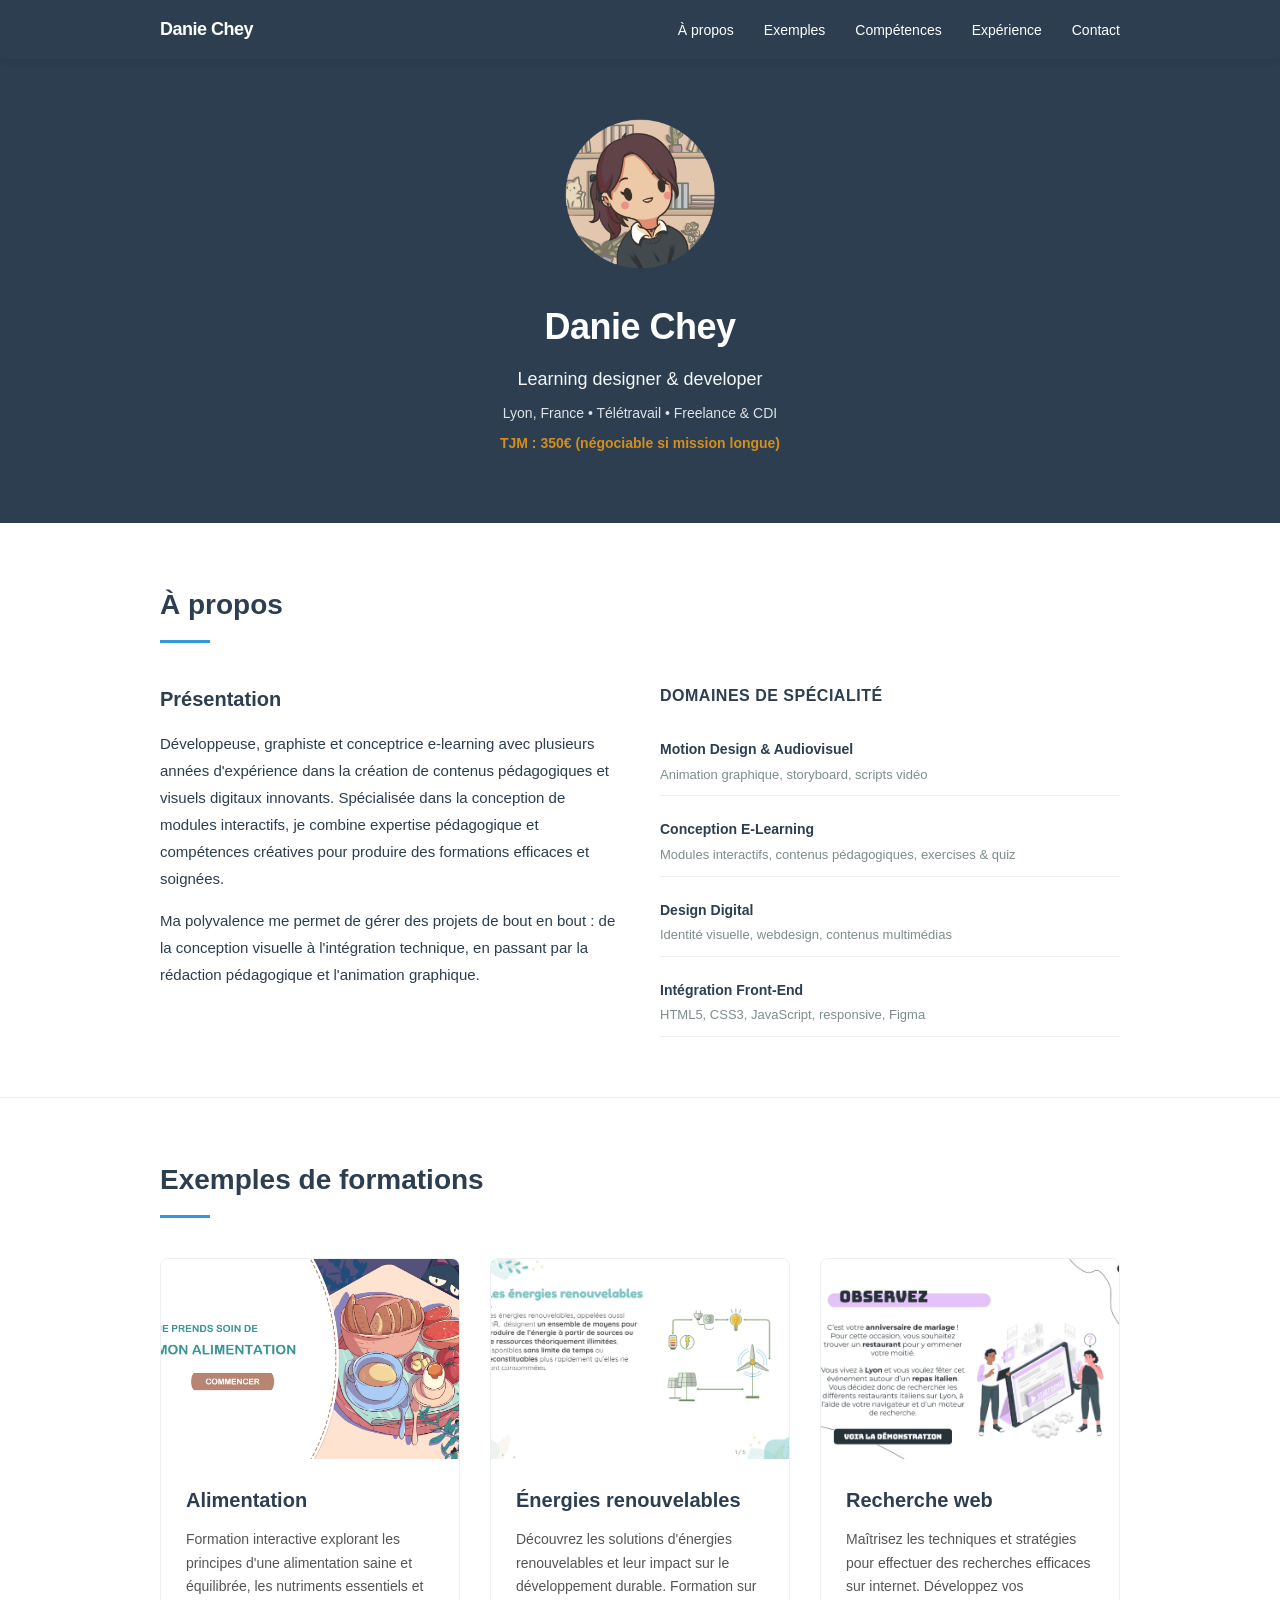
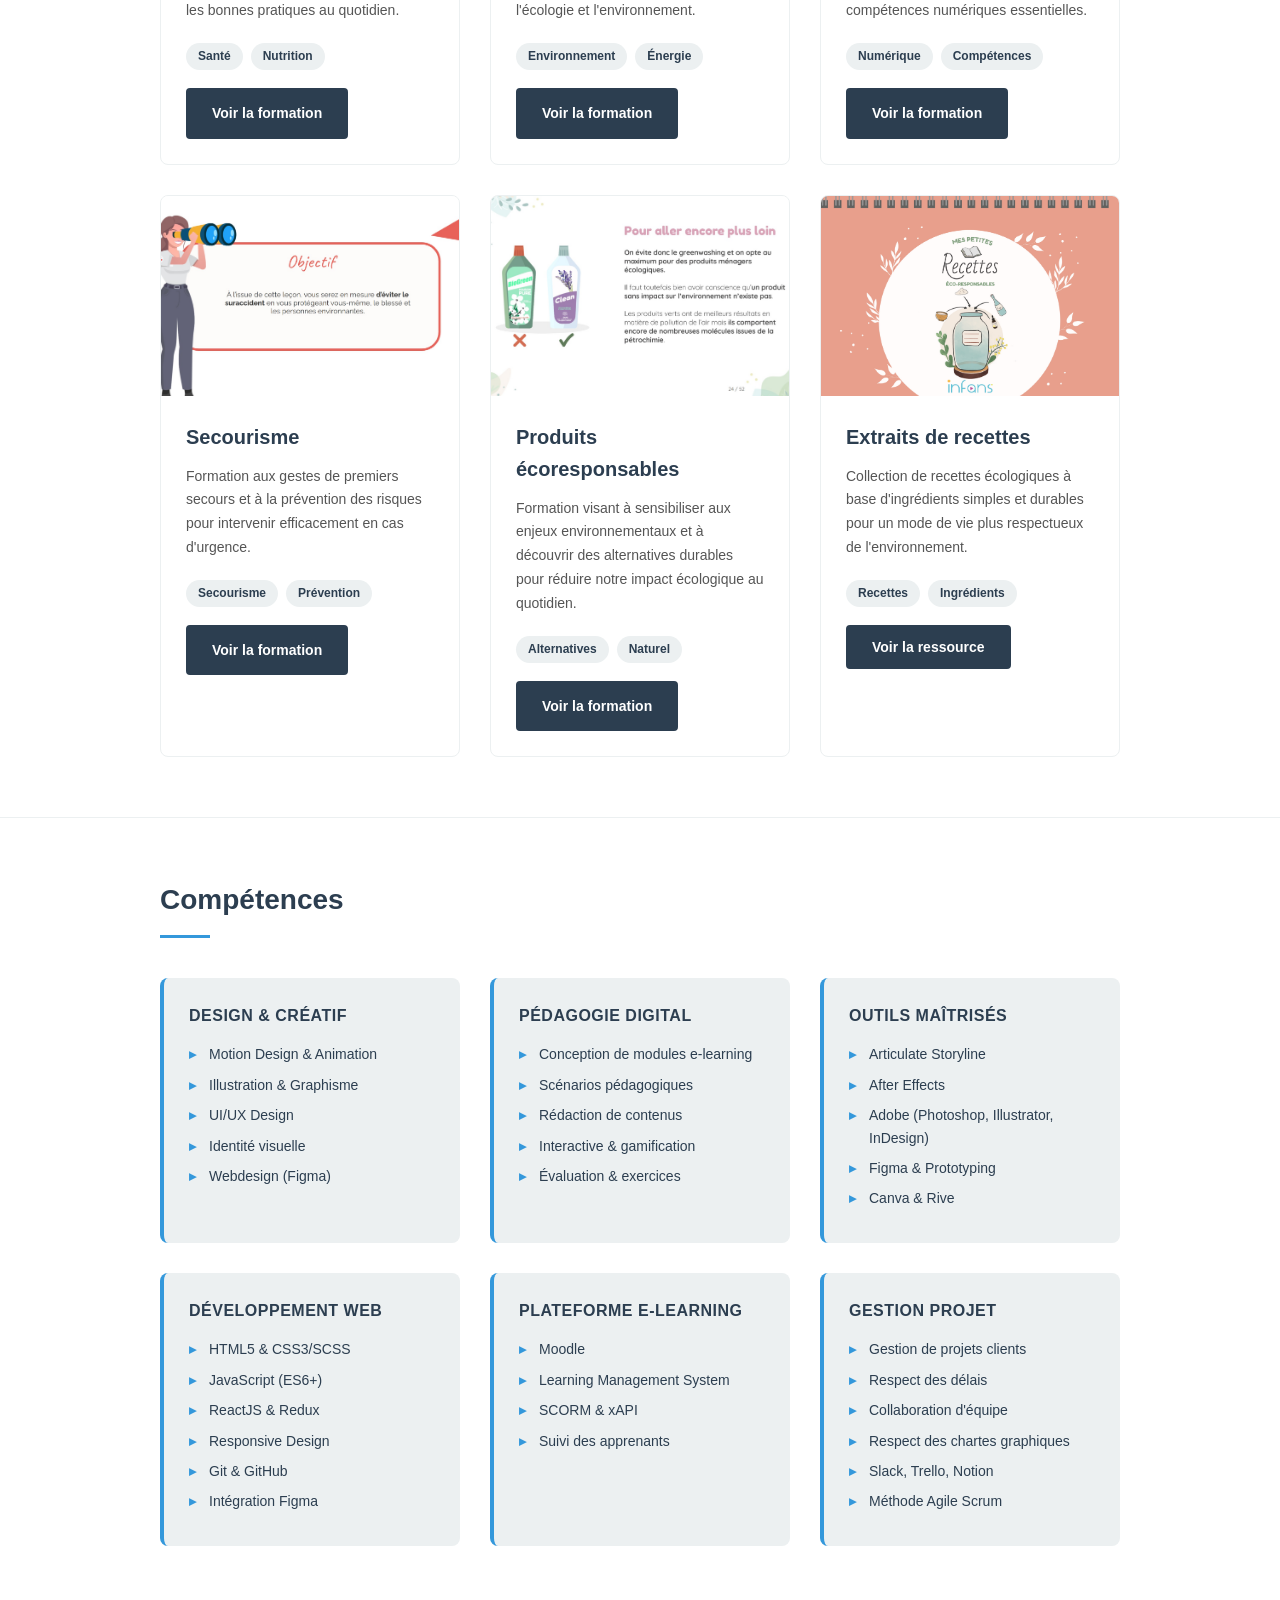
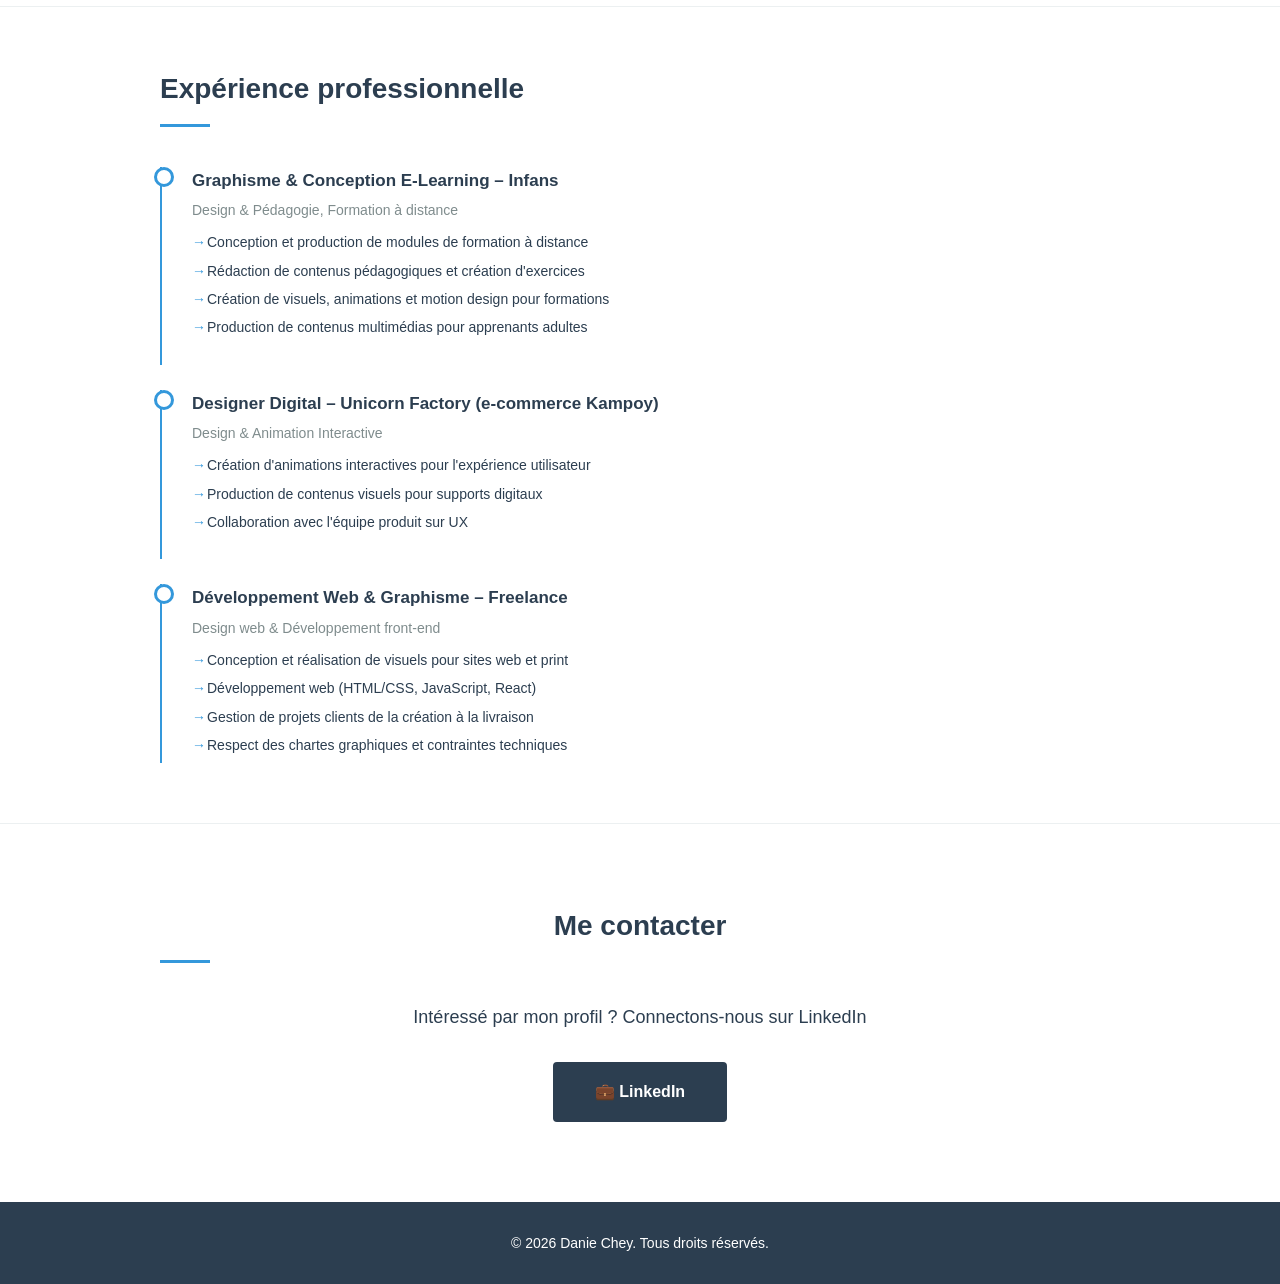
<file: index.html>
<!DOCTYPE html>
<html lang="fr">
<head>
  <meta charset="UTF-8">
  <meta name="viewport" content="width=device-width, initial-scale=1.0">
  <title>Danie Chey - Learning designer & developer</title>
  <link rel="icon" type="image/webp" href="assets/logo-portfolio-danie-chey.webp">
  <link rel="stylesheet" href="index.css">
</head>
<body>
  <!-- Navigation -->
  <nav class="navbar">
    <div class="container">
      <a href="#" class="logo">Danie Chey</a>
      <ul class="nav-links">
        <li><a href="#about">À propos</a></li>
        <li><a href="#formations">Exemples</a></li>
        <li><a href="#skills">Compétences</a></li>
        <li><a href="#experience">Expérience</a></li>
        <li><a href="#contact">Contact</a></li>
      </ul>
    </div>
  </nav>

  <!-- Header -->
  <header>
    <div class="container">
      <img src="assets/photo.png" alt="Danie Chey">
      <h1>Danie Chey</h1>
      <p>Learning designer & developer</p>
      <p class="location">Lyon, France • Télétravail • Freelance & CDI</p>
      <p class="tjm">TJM : 350€ (négociable si mission longue)</p>
    </div>
  </header>

  <!-- À propos -->
  <section id="about">
    <div class="container">
      <h2>À propos</h2>
      <div class="about-content">
        <div class="about-text">
          <h3>Présentation</h3>
          <p>Développeuse, graphiste et conceptrice e-learning avec plusieurs années d'expérience dans la création de contenus pédagogiques et visuels digitaux innovants. Spécialisée dans la conception de modules interactifs, je combine expertise pédagogique et compétences créatives pour produire des formations efficaces et soignées.</p>
          <p>Ma polyvalence me permet de gérer des projets de bout en bout : de la conception visuelle à l'intégration technique, en passant par la rédaction pédagogique et l'animation graphique.</p>
        </div>
        <div>
          <h3 style="font-size: 16px; text-transform: uppercase; letter-spacing: 0.5px; margin-bottom: 20px;">Domaines de spécialité</h3>
          <div class="expertise-grid">
            <div class="expertise-item">
              <strong>Motion Design & Audiovisuel</strong>
              <p>Animation graphique, storyboard, scripts vidéo</p>
            </div>
            <div class="expertise-item">
              <strong>Conception E-Learning</strong>
              <p>Modules interactifs, contenus pédagogiques, exercises & quiz</p>
            </div>
            <div class="expertise-item">
              <strong>Design Digital</strong>
              <p>Identité visuelle, webdesign, contenus multimédias</p>
            </div>
            <div class="expertise-item">
              <strong>Intégration Front-End</strong>
              <p>HTML5, CSS3, JavaScript, responsive, Figma</p>
            </div>
          </div>
        </div>
      </div>
    </div>
  </section>

  <!-- Exemples de formations -->
  <section id="formations">
    <div class="container">
      <h2>Exemples de formations</h2>
      <div class="formations-grid">
        <!-- Formation 1 -->
        <div class="formation-card">
          <div class="formation-header"><img src="assets/alimentation.jpg" alt="Alimentation"></div>
          <div class="formation-body">
            <h3>Alimentation</h3>
            <p>Formation interactive explorant les principes d'une alimentation saine et équilibrée, les nutriments essentiels et les bonnes pratiques au quotidien.</p>
            <div class="formation-tags">
              <span class="tag">Santé</span>
              <span class="tag">Nutrition</span>
            </div>
            <a href="soin alimentation danie chey export web/story.html" target="_blank" class="btn-view">Voir la formation</a>
          </div>
        </div>

        <!-- Formation 2 -->
        <div class="formation-card">
          <div class="formation-header"><img src="assets/ecologie.jpg" alt="Énergies renouvelables"></div>
          <div class="formation-body">
            <h3>Énergies renouvelables</h3>
            <p>Découvrez les solutions d'énergies renouvelables et leur impact sur le développement durable. Formation sur l'écologie et l'environnement.</p>
            <div class="formation-tags">
              <span class="tag">Environnement</span>
              <span class="tag">Énergie</span>
            </div>
            <a href="https://learn-in.fr/_SiteInfans/_ExtraitsFormations/MIPPER/Extrait_EnergiesRenouvelables/story.html?username=guest" target="_blank" class="btn-view">Voir la formation</a>
          </div>
        </div>

        <!-- Formation 3 -->
        <div class="formation-card">
          <div class="formation-header"><img src="assets/rechercheweb.jpg" alt="Recherche web"></div>
          <div class="formation-body">
            <h3>Recherche web</h3>
            <p>Maîtrisez les techniques et stratégies pour effectuer des recherches efficaces sur internet. Développez vos compétences numériques essentielles.</p>
            <div class="formation-tags">
              <span class="tag">Numérique</span>
              <span class="tag">Compétences</span>
            </div>
            <a href="https://learn-in.fr/_SiteInfans/_ExtraitsFormations/PIX/Extrait_EffectuerUneRechercheInternet/story.html?username=guest" target="_blank" class="btn-view">Voir la formation</a>
          </div>
        </div>

        <!-- Formation 4 -->
        <div class="formation-card">
          <div class="formation-header"><img src="assets/secourisme.jpg" alt="Secourisme"></div>
          <div class="formation-body">
            <h3>Secourisme</h3>
            <p>Formation aux gestes de premiers secours et à la prévention des risques pour intervenir efficacement en cas d'urgence.</p>
            <div class="formation-tags">
              <span class="tag">Secourisme</span>
              <span class="tag">Prévention</span>
            </div>
            <a href="https://learn-in.fr/_ContenusDeFormation/428_Secourisme/_Lecons/01_Protection/story.html?username=guest" target="_blank" class="btn-view">Voir la formation</a>
          </div>
        </div>

        <!-- Formation 5 -->
        <div class="formation-card">
          <div class="formation-header"><img src="assets/ecoresponsable.jpg" alt="Produits écoresponsables"></div>
          <div class="formation-body">
            <h3>Produits écoresponsables</h3>
            <p>Formation visant à sensibiliser aux enjeux environnementaux et à découvrir des alternatives durables pour réduire notre impact écologique au quotidien.</p>
            <div class="formation-tags">
              <span class="tag">Alternatives</span>
              <span class="tag">Naturel</span>
            </div>
            <a href="https://learn-in.fr/_ContenusDeFormation/430-FabricationProduitsEco/_Lecons/04_AlternativesEco/story.html?username=guest" target="_blank" class="btn-view">Voir la formation</a>
          </div>
        </div>

        <!-- Ressources -->
        <div class="formation-card">
          <div class="formation-header"><img src="assets/doc-ecoresponsable/recettes_page-0001.jpg" alt="Recettes naturelles"></div>
          <div class="formation-body">
            <h3>Extraits de recettes</h3>
            <p>Collection de recettes écologiques à base d'ingrédients simples et durables pour un mode de vie plus respectueux de l'environnement.</p>
            <div class="formation-tags">
              <span class="tag">Recettes</span>
              <span class="tag">Ingrédients</span>
            </div>
            <button class="btn-view" onclick="openModal('recettesModal')">Voir la ressource</button>
          </div>
        </div>
      </div>
    </div>
  </section>

  <!-- Modal Carousel -->
  <div id="recettesModal" class="modal">
    <span class="close-modal" onclick="closeModal('recettesModal')">&times;</span>
    <div class="modal-content">
      <div class="carousel">
        <img class="carousel-image" src="assets/doc-ecoresponsable/recettes_page-0001.jpg" alt="Recette 1">
        <img class="carousel-image" src="assets/doc-ecoresponsable/recettes_page-0002.jpg" alt="Recette 2">
        <img class="carousel-image" src="assets/doc-ecoresponsable/recettes_page-0003.jpg" alt="Recette 3">
        <img class="carousel-image" src="assets/doc-ecoresponsable/recettes_page-0004.jpg" alt="Recette 4">
        <img class="carousel-image" src="assets/doc-ecoresponsable/recettes_page-0005.jpg" alt="Recette 5">
        <a class="prev" onclick="changeSlide('recettesModal', -1)">&#10094;</a>
        <a class="next" onclick="changeSlide('recettesModal', 1)">&#10095;</a>
      </div>
    </div>
  </div>

  <!-- Compétences -->
  <section id="skills">
    <div class="container">
      <h2>Compétences</h2>
      <div class="skills-section">
        <div class="skill-category">
          <h3>Design & Créatif</h3>
          <ul>
            <li>Motion Design & Animation</li>
            <li>Illustration & Graphisme</li>
            <li>UI/UX Design</li>
            <li>Identité visuelle</li>
            <li>Webdesign (Figma)</li>
          </ul>
        </div>

        <div class="skill-category">
          <h3>Pédagogie Digital</h3>
          <ul>
            <li>Conception de modules e-learning</li>
            <li>Scénarios pédagogiques</li>
            <li>Rédaction de contenus</li>
            <li>Interactive & gamification</li>
            <li>Évaluation & exercices</li>
          </ul>
        </div>

        <div class="skill-category">
          <h3>Outils Maîtrisés</h3>
          <ul>
            <li>Articulate Storyline</li>
            <li>After Effects</li>
            <li>Adobe (Photoshop, Illustrator, InDesign)</li>
            <li>Figma & Prototyping</li>
            <li>Canva & Rive</li>
          </ul>
        </div>

        <div class="skill-category">
          <h3>Développement Web</h3>
          <ul>
            <li>HTML5 & CSS3/SCSS</li>
            <li>JavaScript (ES6+)</li>
            <li>ReactJS & Redux</li>
            <li>Responsive Design</li>
            <li>Git & GitHub</li>
            <li>Intégration Figma</li>
          </ul>
        </div>

        <div class="skill-category">
          <h3>Plateforme e-learning</h3>
          <ul>
            <li>Moodle</li>
            <li>Learning Management System</li>
            <li>SCORM & xAPI</li>
            <li>Suivi des apprenants</li>
          </ul>
        </div>

        <div class="skill-category">
          <h3>Gestion Projet</h3>
          <ul>
            <li>Gestion de projets clients</li>
            <li>Respect des délais</li>
            <li>Collaboration d'équipe</li>
            <li>Respect des chartes graphiques</li>
            <li>Slack, Trello, Notion</li>
            <li>Méthode Agile Scrum</li>
          </ul>
        </div>
      </div>
    </div>
  </section>

  <!-- Expérience -->
  <section id="experience">
    <div class="container">
      <h2>Expérience professionnelle</h2>
      <div class="experience-timeline">
        <div class="experience-item">
          <h3>Graphisme & Conception E-Learning – Infans</h3>
          <p>Design & Pédagogie, Formation à distance</p>
          <ul>
            <li>Conception et production de modules de formation à distance</li>
            <li>Rédaction de contenus pédagogiques et création d'exercices</li>
            <li>Création de visuels, animations et motion design pour formations</li>
            <li>Production de contenus multimédias pour apprenants adultes</li>
          </ul>
        </div>

        <div class="experience-item">
          <h3>Designer Digital – Unicorn Factory (e-commerce Kampoy)</h3>
          <p>Design & Animation Interactive</p>
          <ul>
            <li>Création d'animations interactives pour l'expérience utilisateur</li>
            <li>Production de contenus visuels pour supports digitaux</li>
            <li>Collaboration avec l'équipe produit sur UX</li>
          </ul>
        </div>

        <div class="experience-item">
          <h3>Développement Web & Graphisme – Freelance</h3>
          <p>Design web & Développement front-end</p>
          <ul>
            <li>Conception et réalisation de visuels pour sites web et print</li>
            <li>Développement web (HTML/CSS, JavaScript, React)</li>
            <li>Gestion de projets clients de la création à la livraison</li>
            <li>Respect des chartes graphiques et contraintes techniques</li>
          </ul>
        </div>
      </div>
    </div>
  </section>

  <!-- Contact -->
  <section id="contact" class="contact-section">
    <div class="container">
      <h2>Me contacter</h2>
      <p>Intéressé par mon profil ? Connectons-nous sur LinkedIn</p>
      <a href="https://www.linkedin.com/in/danie-chey-3a2613146" target="_blank" class="btn-linkedin">💼 LinkedIn</a>
    </div>
  </section>

  <!-- Footer -->
  <footer>
    <p>&copy; 2026 Danie Chey. Tous droits réservés.</p>
  </footer>

  <script>
    let slideIndexes = {};

    function openModal(modalId) {
      const modal = document.getElementById(modalId);
      modal.style.display = "block";
      slideIndexes[modalId] = 0;
      showSlide(modalId);
    }

    function closeModal(modalId) {
      const modal = document.getElementById(modalId);
      modal.style.display = "none";
    }

    function changeSlide(modalId, n) {
      const images = document.querySelectorAll(`#${modalId} .carousel-image`);
      slideIndexes[modalId] += n;
      if (slideIndexes[modalId] >= images.length) {
        slideIndexes[modalId] = 0;
      } else if (slideIndexes[modalId] < 0) {
        slideIndexes[modalId] = images.length - 1;
      }
      showSlide(modalId);
    }

    function showSlide(modalId) {
      const images = document.querySelectorAll(`#${modalId} .carousel-image`);
      images.forEach((img, index) => {
        img.classList.remove('active');
        if (index === slideIndexes[modalId]) {
          img.classList.add('active');
        }
      });
    }

    window.onclick = function(event) {
      if (event.target.classList.contains('modal')) {
        event.target.style.display = "none";
      }
    }
  </script>
</body>
</html>
</file>
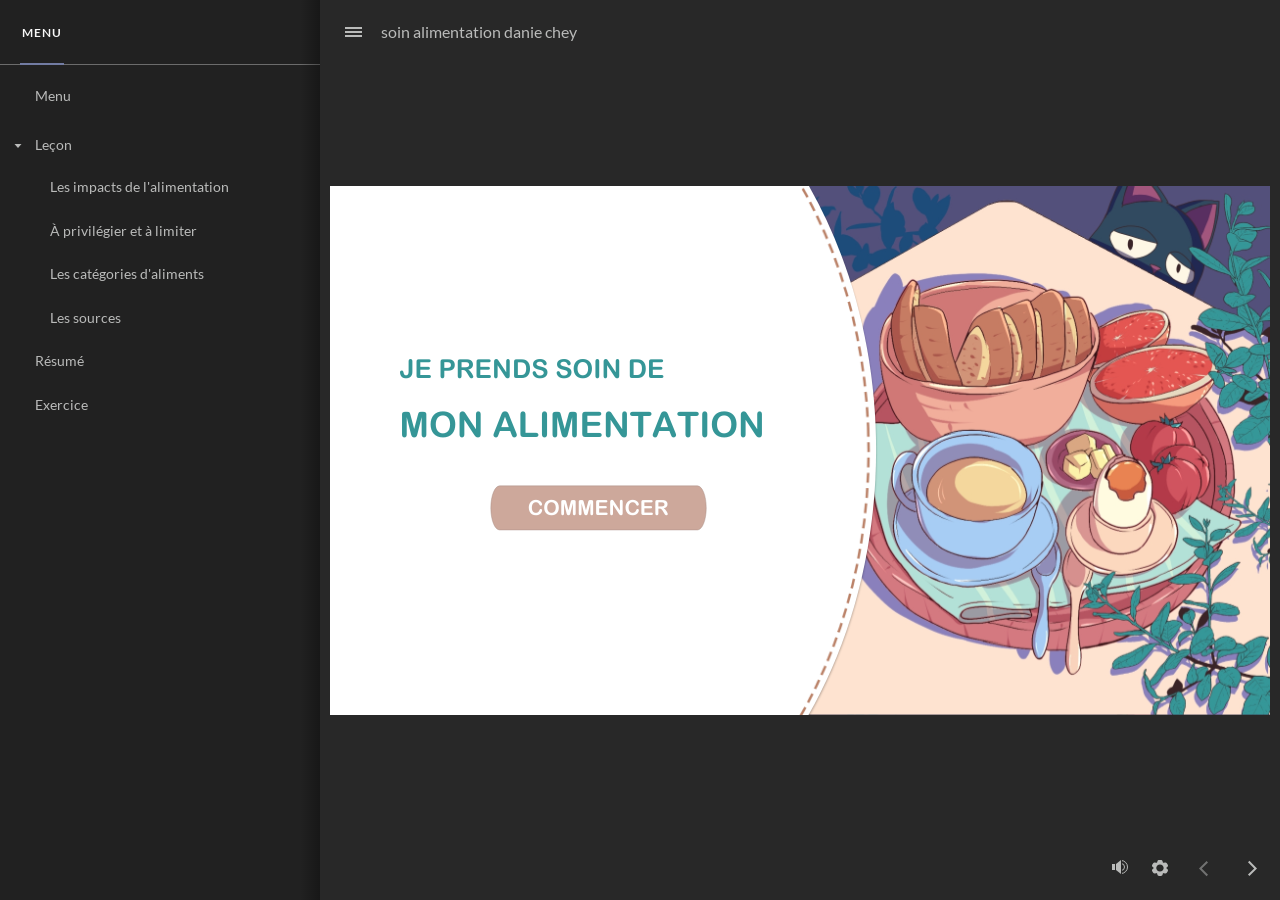
<file: soin alimentation danie chey export web/story.html>
﻿<!doctype html>
<html lang="fr-FR">
<head>
  <meta charset="utf-8">
  <!-- Créé à l'aide de Storyline 360 - http://www.articulate.com  -->
  <!-- version: 3.77.30587.0 -->
  <title>soin alimentation danie chey</title>
  <meta http-equiv="x-ua-compatible" content="IE=edge"/>
  <meta name="viewport" content="width=device-width,initial-scale=1,user-scalable=no,shrink-to-fit=no,minimal-ui"/>
  <meta name="apple-mobile-web-app-capable" content="yes"/>
  <style>
    html, body { height: 100%; padding: 0; margin: 0 }
    #app { height: 100%; width: 100%; }
  </style>

  <script>
    window.DS = {};
    window.globals = {
      DATA_PATH_BASE: '',
      HAS_FRAME: true,
      HAS_SLIDE: true,

      lmsPresent: false,
      tinCanPresent: false,
      cmi5Present: false,
      aoSupport: false,
      scale: 'noscale',
      captureRc: false,
      browserSize: 'optimal',
      bgColor: '#282828',
      features: 'AccessibleVideo,ConnectionMessages,DropIn1,DropIn2,FullScreenToggle,LayerPresentAsDialog,MultipleQuizTracking,PlayerSpeedControl,StreamingVideo,UpdatedThemeEditor,UseAudioElement,VideoSync',
      themeName: 'unified',
      preloaderColor: '#FFFFFF',
      suppressAnalytics: false,
      productChannel: 'stable',
      publishSource: 'storyline',
      aid: 'auth0|5cb9b9068382f01011e1014c',
      cid: '8cc6b3b9-77b8-4289-be71-0a4eb2ce41b9',
      playerVersion: '3.77.30587.0',
      publishTimestamp: '2023-07-09T19:10:49.0669529Z',
      maxIosVideoElements: 10,
      connectionSettings: { message: 'Vous%20%C3%AAtes%20hors%20ligne.%20Tentative%20de%20reconnexion...', useDarkTheme: false, mode: 'disabled' },


      parseParams: function(qs) {
        if (window.globals.parsedParams != null) {
          return window.globals.parsedParams;
        }
        qs = (qs || window.location.search.substr(1)).split('+').join(' ');
        var params = {},
            tokens,
            re = /[?&]?([^=]+)=([^&]*)/g;

        while (tokens = re.exec(qs)) {
          params[decodeURIComponent(tokens[1]).trim()] =
            decodeURIComponent(tokens[2]).trim();
        }
        window.globals.parsedParams = params;
        return params;
      }

    };
  </script>
  <script>
    var isIe11 = ('ActiveXObject' in window || window.MSBlobBuilder != null)
      && window.msCrypto != null && !window.ActiveXObject;
    if (isIe11) {
      window.globals.unsupportedBrowser = true;
      document.write(atob('[base64]'));
    }
  </script>

  <script>window.THREE = { };</script>

</head>
<body style="background: #282828" class="cs-HTML theme-unified">
  <!-- 360 -->
  <script>!function(){var e,i=/iPhone/i,o=/iPod/i,n=/iPad/i,t=/\biOS-universal(?:.+)Mac\b/i,r=/\bAndroid(?:.+)Mobile\b/i,a=/Android/i,d=/(?:SD4930UR|\bSilk(?:.+)Mobile\b)/i,p=/Silk/i,l=/Windows Phone/i,u=/\bWindows(?:.+)ARM\b/i,b=/BlackBerry/i,s=/BB10/i,c=/Opera Mini/i,f=/\b(CriOS|Chrome)(?:.+)Mobile/i,h=/Mobile(?:.+)Firefox\b/i,v=function(e){return void 0!==e&&"MacIntel"===e.platform&&"number"==typeof e.maxTouchPoints&&e.maxTouchPoints>1&&"undefined"==typeof MSStream};e=function(e){var m={userAgent:"",platform:"",maxTouchPoints:0};e||"undefined"==typeof navigator?"string"==typeof e?m.userAgent=e:e&&e.userAgent&&(m={userAgent:e.userAgent,platform:e.platform,maxTouchPoints:e.maxTouchPoints||0}):m={userAgent:navigator.userAgent,platform:navigator.platform,maxTouchPoints:navigator.maxTouchPoints||0};var g=m.userAgent,y=g.split("[FBAN");void 0!==y[1]&&(g=y[0]),void 0!==(y=g.split("Twitter"))[1]&&(g=y[0]);var A=function(e){return function(i){return i.test(e)}}(g),w={apple:{phone:A(i)&&!A(l),ipod:A(o),tablet:!A(i)&&(A(n)||v(m))&&!A(l),universal:A(t),device:(A(i)||A(o)||A(n)||A(t)||v(m))&&!A(l)},amazon:{phone:A(d),tablet:!A(d)&&A(p),device:A(d)||A(p)},android:{phone:!A(l)&&A(d)||!A(l)&&A(r),tablet:!A(l)&&!A(d)&&!A(r)&&(A(p)||A(a)),device:!A(l)&&(A(d)||A(p)||A(r)||A(a))||A(/\bokhttp\b/i)},windows:{phone:A(l),tablet:A(u),device:A(l)||A(u)},other:{blackberry:A(b),blackberry10:A(s),opera:A(c),firefox:A(h),chrome:A(f),device:A(b)||A(s)||A(c)||A(h)||A(f)},any:!1,phone:!1,tablet:!1};return w.any=w.apple.device||w.android.device||w.windows.device||w.other.device,w.phone=w.apple.phone||w.android.phone||w.windows.phone,w.tablet=w.apple.tablet||w.android.tablet||w.windows.tablet,w}(),"object"==typeof exports&&"undefined"!=typeof module?module.exports=e:"function"==typeof define&&define.amd?define((function(){return e})):this.isMobile=e}();
    window.isMobile.apple.tablet = window.isMobile.apple.tablet ||
      (navigator.platform === 'MacIntel' && navigator.maxTouchPoints > 1);
    window.isMobile.apple.device = window.isMobile.apple.device || window.isMobile.apple.tablet;
    window.isMobile.tablet = window.isMobile.tablet || window.isMobile.apple.tablet;
    window.isMobile.any = window.isMobile.any || window.isMobile.apple.tablet;
  </script>

  <div id="focus-sink" tabindex="-1"></div>

  <div id="preso"></div>
  <script>
    (function() {

      var classTypes = [ 'desktop', 'mobile', 'phone', 'tablet' ];

      var addDeviceClasses = function(prefix, testObj) {
        var curr, i;
        for (i = 0; i < classTypes.length; i++) {
          curr = classTypes[i];
          if (testObj[curr]) {
            document.body.classList.add(prefix + curr);
          }
        }
      };

      var params = window.globals.parseParams(),
          isDevicePreview = params.devicepreview === '1',
          isPhoneOverride = params.deviceType === 'phone' || (isDevicePreview && params.phone == '1'),
          isTabletOverride = (params.deviceType === 'tablet' || isDevicePreview) && !isPhoneOverride,
          isMobileOverride = isPhoneOverride || isTabletOverride;

      var deviceView = {
        desktop: !window.isMobile.any && !isMobileOverride,
        mobile: window.isMobile.any || isMobileOverride,
        phone: isPhoneOverride || (window.isMobile.phone && !isTabletOverride),
        tablet: isTabletOverride || window.isMobile.tablet
      };

      window.globals.deviceView = deviceView;
      window.isMobile.desktop = !window.isMobile.any;
      window.isMobile.mobile = window.isMobile.any;

      addDeviceClasses('view-', deviceView);

    })();
  </script>

  <script src='story_content/user.js' type=text/javascript></script>
  <div class="slide-loader"></div>

  <script>
    var doc = document, loader = doc.body.querySelector('.slide-loader'); [ 1, 2, 3 ].forEach(function(n) { var d = doc.createElement('div'); d.style.backgroundColor = window.globals.preloaderColor; d.classList.add('mobile-loader-dot'); d.classList.add('dot' + n); loader.appendChild(d); });
  </script>

  <div class="mobile-load-title-overlay" style="display: none">
    <div class="mobile-load-title">soin alimentation danie chey</div>
  </div>

  <div class="mobile-chrome-warning"></div>


<style>
  .warn-connection-dialog {
    display: none;
    background: transparent;
    pointer-events: none;
    position: fixed;
    left: 0;
    top: 0;
    width: 100%;
    height: 100%;
    z-index: 999;
  }

  .warn-connection-content {
    border-radius: 4px;
    background: white;
    border: 1px solid #E7E7E7;
    color: #333333;
    box-shadow: 0 2px 4px rgba(0, 0, 0, 0.25);
    transition: all 150ms ease-out;
    position: absolute;
    white-space: nowrap;
  }

  .view-phone.is-landscape .warn-connection-content {
    left: 23px;
    bottom: 23px;
  }

  .view-tablet.is-landscape .warn-connection-content {
    left: 50%;
    top: 20px;
    transform: translateX(-50%);
  }

  .is-portrait .warn-connection-content {
    transform: translate(-50%, calc(-100% - 15px));
  }

  .warn-connection-content p {
    display: inline-block;
    margin: 0 8px 0 0;
    line-height: 33px;
    font-size: 11px;
  }

  .warn-connection-content svg {
    position: relative;
    vertical-align: middle;
    margin: 0 2px 2px 8px;
  }

  .view-desktop .warn-connection-content {
    left: 1.5em;
    bottom: 1.5em;
  }

  .view-desktop .warn-connection-content p {
    font-size: 1.1em;
  }

  .is-offline .warn-connection-dialog {
    display: block;
  }

  .is-offline .cs-panel * {
    pointer-events: none !important;
  }

  .is-offline .cs-panel {
    pointer-events: all !important;
  }

  .is-offline #nav-controls * {
    pointer-events: none !important;
  }

  .is-offline #nav-controls {
    pointer-events: all !important;
  }
</style>

<div class="warn-connection-dialog">
  <div class="warn-connection-content">
    <svg width="17" height="15" viewBox="0 0 17 15" xmlns="http://www.w3.org/2000/svg">
      <path fill="#8F0000" stroke="white" d="M16.07,12.98 L15.88,12.23 L9.51,1.21 C8.97,0.26,7.6,0.26,7.06,1.21 L0.69,12.23 C0.15,13.16,0.81,14.36,1.91,14.36 H14.65 C15.47,14.36,16.05,13.7,16.07,12.98 Z"/>
      <path fill="white" stroke="white" d="M8.58,5.5 C8.35,5.28,8.5,5.35,8.21,5.32 C8.09,5.35,7.97,5.49,7.96,5.67 C7.97,5.79,7.98,5.92,7.98,6.04 L7.98,6.04 C7.99,6.17,8,6.31,8.01,6.43 L8.01,6.44 C8.03,6.92,8.06,7.41,8.09,7.9 L8.09,7.9 C8.12,8.39,8.14,8.88,8.17,9.37 C8.17,9.39,8.18,9.42,8.2,9.44 C8.23,9.46,8.25,9.47,8.28,9.47 C8.31,9.47,8.34,9.46,8.35,9.44 C8.37,9.43,8.38,9.4,8.39,9.35 L8.39,9.34 C8.39,9.24,8.4,9.15,8.4,9.05 L8.4,9.05 C8.41,8.96,8.41,8.86,8.42,8.75 C8.43,8.44,8.45,8.12,8.47,7.81 L8.47,7.81 C8.49,7.49,8.51,7.18,8.53,6.87 C8.55,6.46,8.56,6.05,8.59,5.64 L8.6,5.62 C8.6,5.57,8.59,5.53,8.58,5.5 L8.21,5.32 Z"/>
      <circle fill="white" stroke="white" cx="8.3" cy="11.35" r="0.3"/>
    </svg>
    <p>You are offline. Trying to reconnect...</p>
  </div>
</div>

<script>
  (function() {
    window.DS.connection = {
      warningShown: false,
      assets: {},
      loadingAssetGroup: false,
      retryDelay: 500
    };

    var connectionSettings = window.globals.connectionSettings || {};

    // The `window.globals.features` variable must be set in `webpack.dev.config` when testing locally - it is not enough
    // to have it in the data - but it must be set there as well.
    var useConnectionMessages = window.AbortController != null &&
      window.location.protocol != 'file:' &&
      window.globals.features.indexOf('ConnectionMessages') != -1 &&
      connectionSettings.mode === 'normal';

    window.DS.connection.useConnectionMessages = useConnectionMessages

    var assetCount = 0;
    var checkLoadedId;


    if (useConnectionMessages && connectionSettings != null) {
      var contentEl = document.querySelector('.warn-connection-content');
      var messageEl = contentEl.querySelector('p')

      if (connectionSettings.useDarkTheme) {
        contentEl.style.borderColor = '#BABBBA';
        contentEl.style.backgroundColor = '#282828';
        contentEl.style.color = '#FFFFFF';
      }

      if (connectionSettings.message != null) {
        messageEl.textContent = window.decodeURIComponent(connectionSettings.message);
      }
    }

    function checkAssetsReady() {
      for (var i in DS.connection.assets) {
        if (!DS.connection.assets[i].success) {
          return false;
        }
      }
      return true;
    }

    function stopAssetGroup() {
      if (!useConnectionMessages) { return; }

      assetCount = 0;

      DS.connection.oldAssetGroup = DS.connection.assets;
      DS.connection.assets = {};
      DS.connection.loadingAssetGroup = false;
      clearInterval(checkLoadedId);
    }

    function startAssetGroup() {
      if (!useConnectionMessages) { return; }
      var ticks = 0;
      clearInterval(checkLoadedId);
      checkLoadedId = setInterval(function() {
        var loaded = 0;
        if (assetCount === 0 && loaded === 0) {
          clearInterval(checkLoadedId);
          return;
        }

        for (var i in DS.connection.assets) {
          if (DS.connection.assets[i].success) {
            loaded++;
          }
        }

        if (assetCount === loaded && checkAssetsReady()) {
          for (var i in DS.connection.assets) {
            if (DS.connection.assets[i].action) {
              DS.connection.assets[i].action();
            }
          }
          hideWarning();
          stopAssetGroup();
        }
      }, 100)
    }

    function requiredAsset(url, action, retry, type) {
      if (!useConnectionMessages) { return; }
      if (DS.connection.assets[url]) { return; }

      DS.connection.assets[url] = {
        success: false, action: action, retry: retry, type: type
      };
      assetCount = Object.keys(DS.connection.assets).length;
      if (!DS.connection.loadingAssetGroup) {
        startAssetGroup();
      }
      DS.connection.loadingAssetGroup = true;
    }

    function assetLoaded(url) {
      if (!useConnectionMessages) { return; }
      if (DS.connection.assets[url]) {
        DS.connection.assets[url].success = true;
      }
    }

    function assetFailed(url) {
      if (!useConnectionMessages) { return; }
      if (!DS.connection.assets[url]) {
        if (/\.js$/.test(url) && url.indexOf('transcripts') === -1) {
          setTimeout(function() {
            if (DS.connection.lastSlideLoaded != null) {
              DS.connection.lastSlideLoaded();
            }
          }, DS.connection.retryDelay);
        }
        return;
      }
      if (!DS.connection.warningShown) { showWarning(); }
      if (DS.connection.assets[url].retry) {
        setTimeout(function() {
          if (!DS.connection.assets[url].success) {
            DS.connection.assets[url].retry()
          }
        }, DS.connection.retryDelay);
      }
    }

    function hideWarning() {
      document.body.classList.remove('is-offline');
      DS.connection.warningShown = false;
    }
    DS.connection.hideWarning = hideWarning

    function showWarning(btn) {
      document.body.classList.add('is-offline')
      DS.connection.warningShown = true;
      updateWarningPosition();
    }

    function updateWarningPosition() {
      if (!DS.connection.warningShown) {
        return;
      }

      var isPortrait = document.body.classList.contains('is-portrait');
      var warningEl = document.querySelector('.warn-connection-content');

      if (isPortrait) {
        var slide = document.querySelector('.primary-slide');
        var slideRect = slide.getBoundingClientRect();

        warningEl.style.top = `${slideRect.top}px`
        warningEl.style.left = `${slideRect.left + slideRect.width / 2}px`
      } else {
        warningEl.style.top = null;
        warningEl.style.left = null;
      }

      window.requestAnimationFrame(updateWarningPosition);
    }

    // these will all be noops if the feature flag isn't set in
    // the data and `window.globals.features`
    DS.connection.requiredAsset = requiredAsset;
    DS.connection.assetLoaded = assetLoaded;
    DS.connection.assetFailed = assetFailed;
    DS.connection.stopAssetGroup = stopAssetGroup;
    DS.connection.startAssetGroup = startAssetGroup;
  })();
</script>


  <script>

    if (window.autoSpider && window.vInterfaceObject) {
      document.querySelector('.mobile-load-title-overlay').style.display = 'none';
    }
  </script>



  <link rel="stylesheet" href="html5/data/css/output.min.css" data-noprefix/>
</body>
<script src="html5/lib/scripts/bootstrapper.min.js"></script>
</html>
</file>
<file: index.css>
:root {
  --primary: #2c3e50;
  --secondary: #34495e;
  --accent: #3498db;
  --light: #ecf0f1;
  --text: #2c3e50;
  --border: #bdc3c7;
}

* {
  margin: 0;
  padding: 0;
  box-sizing: border-box;
}

body {
  font-family: -apple-system, BlinkMacSystemFont, 'Segoe UI', 'Roboto', 'Oxygen', 'Ubuntu', 'Cantarell', sans-serif;
  line-height: 1.6;
  color: var(--text);
  background: #ffffff;
}

.container {
  max-width: 1000px;
  margin: 0 auto;
  padding: 0 20px;
}

/* Navbar */
.navbar {
  position: sticky;
  top: 0;
  background: var(--primary);
  color: white;
  padding: 0 20px;
  box-shadow: 0 2px 8px rgba(0,0,0,0.1);
  z-index: 100;
}

.navbar .container {
  display: flex;
  justify-content: space-between;
  align-items: center;
  padding: 15px 20px;
}

.navbar .logo {
  font-size: 18px;
  font-weight: 700;
  color: white;
  text-decoration: none;
  letter-spacing: -0.5px;
}

.navbar .nav-links {
  display: flex;
  list-style: none;
  gap: 30px;
}

.navbar .nav-links a {
  color: white;
  text-decoration: none;
  font-size: 14px;
  font-weight: 500;
  transition: color 0.3s ease;
  position: relative;
}

.navbar .nav-links a:hover {
  color: var(--accent);
}

.navbar .nav-links a::after {
  content: '';
  position: absolute;
  bottom: -5px;
  left: 0;
  width: 0;
  height: 2px;
  background: var(--accent);
  transition: width 0.3s ease;
}

.navbar .nav-links a:hover::after {
  width: 100%;
}

/* Header */
header {
  background: var(--primary);
  color: white;
  padding: 60px 20px;
  text-align: center;
}

header img {
  max-width: 150px;
  border-radius: 8px;
  margin-bottom: 20px;
}

header h1 {
  font-size: 36px;
  font-weight: 700;
  margin-bottom: 10px;
  letter-spacing: -0.5px;
}

header p {
  font-size: 18px;
  opacity: 0.95;
  margin-bottom: 8px;
  font-weight: 300;
}

header .location {
  font-size: 14px;
  opacity: 0.85;
  margin-bottom: 8px;
}

header .tjm {
  font-size: 14px;
  opacity: 0.85;
  font-weight: 600;
  color: #f39c12;
}

/* Section */
section {
  padding: 60px 20px;
  border-bottom: 1px solid var(--light);
}

section:last-of-type {
  border-bottom: none;
}

h2 {
  font-size: 28px;
  margin-bottom: 40px;
  color: var(--primary);
  font-weight: 700;
  position: relative;
  padding-bottom: 15px;
}

h2:before {
  content: '';
  position: absolute;
  bottom: 0;
  left: 0;
  width: 50px;
  height: 3px;
  background: var(--accent);
}

/* À propos */
.about-content {
  display: grid;
  grid-template-columns: 1fr 1fr;
  gap: 40px;
  align-items: start;
}

.about-text h3 {
  font-size: 20px;
  color: var(--primary);
  margin-bottom: 15px;
  font-weight: 600;
}

.about-text p {
  margin-bottom: 15px;
  font-size: 15px;
  line-height: 1.8;
}

.expertise-grid {
  display: grid;
  grid-template-columns: 1fr;
  gap: 12px;
}

.expertise-item {
  font-size: 14px;
  padding: 10px 0;
  border-bottom: 1px solid var(--light);
}

.expertise-item strong {
  color: var(--primary);
  display: block;
  margin-bottom: 4px;
}

.expertise-item p {
  font-size: 13px;
  color: #7f8c8d;
  margin: 0;
}

/* Formations */
.formations-grid {
  display: grid;
  grid-template-columns: repeat(auto-fit, minmax(300px, 1fr));
  gap: 30px;
}

.formation-card {
  background: white;
  border: 1px solid var(--light);
  border-radius: 8px;
  overflow: hidden;
  transition: all 0.3s ease;
}

.formation-card:hover {
  box-shadow: 0 10px 30px rgba(0,0,0,0.1);
  transform: translateY(-5px);
  border-color: var(--accent);
}

.formation-header {
  background: var(--secondary);
  color: white;
  text-align: center;
  font-size: 40px;
  height: 200px;
  display: flex;
  align-items: center;
  justify-content: center;
  overflow: hidden;
}

.formation-header img {
  width: 100%;
  height: 100%;
  object-fit: cover;
}

.formation-body {
  padding: 25px;
}

.formation-body h3 {
  font-size: 20px;
  color: var(--primary);
  margin-bottom: 12px;
  font-weight: 600;
}

.formation-body p {
  font-size: 14px;
  color: #555;
  margin-bottom: 20px;
  line-height: 1.7;
}

.formation-tags {
  display: flex;
  flex-wrap: wrap;
  gap: 8px;
  margin-bottom: 18px;
}

.tag {
  background: var(--light);
  color: var(--primary);
  padding: 4px 12px;
  border-radius: 20px;
  font-size: 12px;
  font-weight: 600;
}

.btn-view {
  display: inline-block;
  background: var(--primary);
  color: white;
  padding: 12px 24px;
  border-radius: 4px;
  text-decoration: none;
  font-weight: 600;
  font-size: 14px;
  transition: all 0.3s;
  border: 2px solid var(--primary);
}

.btn-view:hover {
  background: var(--accent);
  border-color: var(--accent);
  text-decoration: none;
  color: white;
}

/* Compétences */
.skills-section {
  display: grid;
  grid-template-columns: repeat(auto-fit, minmax(280px, 1fr));
  gap: 30px;
}

.skill-category {
  padding: 25px;
  background: var(--light);
  border-radius: 8px;
  border-left: 4px solid var(--accent);
}

.skill-category h3 {
  font-size: 16px;
  color: var(--primary);
  margin-bottom: 15px;
  font-weight: 700;
  text-transform: uppercase;
  letter-spacing: 0.5px;
}

.skill-category ul {
  list-style: none;
}

.skill-category li {
  font-size: 14px;
  margin-bottom: 8px;
  padding-left: 20px;
  position: relative;
}

.skill-category li:before {
  content: '▸';
  position: absolute;
  left: 0;
  color: var(--accent);
  font-weight: bold;
}

/* Expérience */
.experience-timeline {
  display: grid;
  grid-template-columns: 1fr;
  gap: 25px;
}

.experience-item {
  padding-left: 30px;
  position: relative;
  border-left: 2px solid var(--accent);
  padding-bottom: 20px;
}

.experience-item:last-child {
  padding-bottom: 0;
}

.experience-item:before {
  content: '';
  position: absolute;
  left: -8px;
  top: 0;
  width: 14px;
  height: 14px;
  background: white;
  border: 3px solid var(--accent);
  border-radius: 50%;
}

.experience-item h3 {
  font-size: 17px;
  color: var(--primary);
  font-weight: 700;
  margin-bottom: 5px;
}

.experience-item p {
  font-size: 14px;
  color: #7f8c8d;
  margin-bottom: 10px;
}

.experience-item ul {
  list-style: none;
  font-size: 14px;
}

.experience-item li {
  margin-bottom: 6px;
  padding-left: 15px;
  position: relative;
}

.experience-item li:before {
  content: '→';
  position: absolute;
  left: 0;
  color: var(--accent);
  font-weight: bold;
}

/* Contact */
.contact-section {
  text-align: center;
  padding: 80px 20px;
}

.contact-section p {
  font-size: 18px;
  margin-bottom: 30px;
}

.btn-linkedin {
  display: inline-block;
  background: var(--primary);
  color: white;
  padding: 15px 40px;
  border-radius: 4px;
  text-decoration: none;
  font-weight: 600;
  font-size: 16px;
  transition: all 0.3s;
  border: 2px solid var(--primary);
}

.btn-linkedin:hover {
  background: var(--accent);
  border-color: var(--accent);
}

/* Footer */
footer {
  background: var(--primary);
  color: white;
  text-align: center;
  padding: 30px 20px;
  font-size: 14px;
}

footer p {
  margin: 0;
}

/* Responsive */
@media (max-width: 768px) {
  header h1 {
    font-size: 28px;
  }

  .about-content {
    grid-template-columns: 1fr;
  }

  .formations-grid {
    grid-template-columns: 1fr;
  }

  .skills-section {
    grid-template-columns: 1fr;
  }

  h2 {
    font-size: 24px;
  }

  section {
    padding: 40px 20px;
  }
}

/* Modal Carousel */
.modal {
  display: none;
  position: fixed;
  z-index: 1000;
  left: 0;
  top: 0;
  width: 100%;
  height: 100%;
  overflow: auto;
  background-color: rgba(0,0,0,0.9);
}

.modal .carousel-image {
  display: none !important;
}

.carousel-image {
  display: none !important;
}

.modal-content {
  margin: auto;
  display: block;
  max-width: 90%;
  max-height: 90vh;
  position: relative;
  top: 50%;
  transform: translateY(-50%);
}

.carousel {
  position: relative;
  width: 100%;
  display: flex;
  align-items: center;
  justify-content: center;
}

.carousel-image {
  max-width: 100%;
  max-height: 80vh;
  object-fit: contain;
  display: none;
}

.carousel-image.active {
  display: block !important;
}

.prev, .next {
  cursor: pointer;
  position: absolute;
  top: 50%;
  width: auto;
  padding: 16px;
  margin-top: -50px;
  color: white;
  font-weight: bold;
  font-size: 24px;
  transition: 0.3s ease;
  border-radius: 0 3px 3px 0;
  user-select: none;
  background-color: rgba(0,0,0,0.5);
  text-decoration: none;
}

.next {
  right: 0;
  border-radius: 3px 0 0 3px;
}

.prev {
  left: 0;
  border-radius: 3px 0 0 3px;
}

.prev:hover, .next:hover {
  background-color: rgba(0,0,0,0.8);
}

.close-modal {
  position: absolute;
  top: 15px;
  right: 35px;
  color: #f1f1f1;
  font-size: 40px;
  font-weight: bold;
  cursor: pointer;
  z-index: 1001;
}

.close-modal:hover {
  color: #bbb;
}
</file>
<file: soin alimentation danie chey export web/html5/data/css/output.min.css>
@font-face {
  font-family: 'LatoBold Charset1_ Bold3F3AD17F';
  src: url('[data-uri]');
  font-style: normal;
  font-weight: normal;
}
@font-face {
  font-family: 'Lato Charset1_ 6gqQUnvSC79C26D3';
  src: url('[data-uri]');
  font-style: normal;
  font-weight: normal;
}
@font-face {
  font-family: 'Arial Rounded MT BoBold7E41A4C0';
  src: url('[data-uri]');
  font-style: normal;
  font-weight: normal;
}
@font-face {
  font-family: 'Lucida Sans UnicodeBold75B5E5C3';
  src: url('[data-uri]');
  font-style: normal;
  font-weight: normal;
}
@font-face {
  font-family: 'Ink FreeBold CharseBold203580A4';
  src: url('[data-uri]');
  font-style: normal;
  font-weight: normal;
}
@font-face {
  font-family: 'Open Sans Charset1_ 5t002D182A5';
  src: url('[data-uri]');
  font-style: normal;
  font-weight: normal;
}
@font-face {
  font-family: 'Arial Rounded MT BoBoldAD39CAD8';
  src: url('[data-uri]');
  font-style: normal;
  font-weight: normal;
}
@font-face {
  font-family: 'Arial Rounded MT BoBold7FE2926F';
  src: url('[data-uri]');
  font-style: normal;
  font-weight: normal;
}
@font-face {
  font-family: 'Ink FreeBold CharseBold330F99B1';
  src: url('[data-uri]');
  font-style: normal;
  font-weight: normal;
}
@font-face {
  font-family: 'Open Sans Charset0_v9TY33EDE6F2';
  src: url('[data-uri]');
  font-style: normal;
  font-weight: normal;
}
.cs-HTML {
  background: rgba(40, 40, 40, 1);
}
.cs-pxabnsnfns00001000101 .cs-infopanel  {
  box-shadow: 0 1px 0 rgba(0, 0, 0, 0);
  background: rgba(255, 255, 255, 1);
}
.cs-pxabnsnfns00001000101 .cs-infopanel .cs-link {
  color: rgba(186, 187, 186, 1);
}
.cs-pxabnsnfns00001000101 .cs-infopanel .cs-link:hover {
  color: rgba(255, 255, 255, 1);
}
.cs-pxabnsnfns00001000101 .cs-infopanel .cs-name {
  color: rgba(68, 68, 68, 1);
}
.cs-pxabnsnfns00001000101 .cs-infopanel .cs-title {
  color: rgba(153, 153, 153, 1);
}
.cs-pxabnsnfns00001000101 .cs-infopanelpopup  {
  box-shadow: 0 1px 0 rgba(0, 0, 0, 0);
  background: rgba(0, 0, 0, 0);
}
.cs-pxabnsnfns00001000101 .cs-infopanelpopup .cs-link {
  color: rgba(255, 0, 0, 1);
}
.cs-pxabnsnfns00001000101 .cs-infopanelpopup .cs-link:hover {
  color: rgba(255, 255, 255, 1);
}
.cs-pxabnsnfns00001000101 .cs-infopanelpopup .cs-name {
  color: rgba(255, 255, 255, 1);
}
.cs-pxabnsnfns00001000101 .cs-infopanelpopup .cs-bio {
  color: rgba(186, 187, 186, 1);
}
.cs-pxabnsnfns00001000101 .cs-timer  {
  color: rgba(186, 187, 186, 1);
}
.cs-pxabnsnfns00001000101 .cs-duration stop:first-child {
  stop-color: rgba(60, 60, 60, 1);
}
.cs-pxabnsnfns00001000101 .cs-duration stop:last-child {
  stop-color: rgba(60, 60, 60, 1);
}
.cs-pxabnsnfns00001000101 .cs-elapsed stop:first-child {
  stop-color: rgba(254, 227, 71, 1);
}
.cs-pxabnsnfns00001000101 .cs-elapsed stop:last-child {
  stop-color: rgba(254, 227, 71, 1);
}
.cs-pxabnsnfns00001000101 .cs-timer .cs-pie .cs-innerstroke {
  stroke: rgba(199, 199, 199, 1);
}
.cs-pxabnsnfns00001000101 .cs-timer .cs-pie .cs-innerborder {
  stroke: rgba(255, 255, 255, 1);
}
.cs-pxabnsnfns00001000101 .cs-window  {
  box-shadow: 0 8px 5px rgba(0, 0, 0, 0.2);
  border-color: rgba(49, 99, 0, 0);
  background: rgba(33, 33, 33, 1);
  color: rgba(248, 248, 248, 1);
}
.cs-pxabnsnfns00001000101 .cs-window .cs-diva {
  border-color: rgba(78, 78, 78, 1);
}
.cs-pxabnsnfns00001000101 .cs-window .cs-divb {
  border-color: rgba(78, 78, 78, 0);
}
.cs-pxabnsnfns00001000101 .cs-editor .cs-editor-slide {
  color: rgba(226, 226, 226, 1);
}
.cs-pxabnsnfns00001000101 .cs-editor .cs-editor-html {
  color: rgba(186, 187, 186, 1);
}
.cs-pxabnsnfns00001000101 .cs-editor .cs-editor-button {
  text-shadow: 0 1px 0 rgba(0, 0, 0, 0);
  color: rgba(255, 255, 255, 1);
  border-color: rgba(211, 211, 211, 1);
  background: rgba(34, 34, 34, 1);
}
.cs-pxabnsnfns00001000101 .cs-editor .cs-editor-button:hover {
  background: rgba(68, 68, 68, 1);
}
.cs-pxabnsnfns00001000101 .cs-editor .cs-editor-button:active {
  background: rgba(68, 68, 68, 1);
}
.cs-pxabnsnfns00001000101 .cs-listitem  {
  color: rgba(186, 187, 186, 1);
  border-color: none;
  border: 1px solid transparent;
}
.cs-pxabnsnfns00001000101 .cs-listitem:hover {
  background: rgba(255, 255, 255, 0.06);
  border-color: rgba(108, 108, 108, 1) !important;
  border-width: 1px;
  border-radius: 2px;
  border-style: solid;
  box-sizing: border-box;
}
.cs-pxabnsnfns00001000101 .cs-listitem.hover {
  background: rgba(255, 255, 255, 0.06);
  border-color: rgba(108, 108, 108, 1) !important;
  border-width: 1px;
  border-radius: 2px;
  border-style: solid;
  box-sizing: border-box;
}
.cs-pxabnsnfns00001000101 .cs-glossary  {
  color: rgba(186, 187, 186, 1);
}
.cs-pxabnsnfns00001000101 .cs-glossary .cs-scrolling-panel {
  background: rgba(0, 0, 0, 0);
}
.cs-pxabnsnfns00001000101 .cs-glossary .cs-term.cs-selected .cs-choice-list-trigger {
  color: rgba(255, 255, 255, 1);
  background: rgba(255, 255, 255, 1);
}
.cs-pxabnsnfns00001000101 .cs-glossary .cs-term.cs-selected .cs-choice-list-trigger:focus {
  color: rgba(255, 255, 255, 1);
  background: rgba(255, 255, 255, 1);
}
.cs-pxabnsnfns00001000101 .cs-glossary .cs-term:hover .cs-choice-list-trigger {
  background: rgba(186, 187, 186, 1);
}
.cs-pxabnsnfns00001000101 .cs-glossary .cs-term.hover .cs-choice-list-trigger {
  background: rgba(186, 187, 186, 1);
}
.cs-pxabnsnfns00001000101 .cs-glossary .cs-term .cs-choice-list-trigger:focus {
  background: rgba(186, 187, 186, 1);
}
.cs-pxabnsnfns00001000101 .cs-glossary .cs-diva {
  border-color: rgba(0, 0, 0, 0);
}
.cs-pxabnsnfns00001000101 .cs-glossary .cs-divb {
  border-color: rgba(0, 0, 0, 0);
}
.cs-pxabnsnfns00001000101 .cs-glossary .cs-divc {
  border-color: rgba(0, 0, 0, 0);
}
.cs-pxabnsnfns00001000101 .cs-glossary .cs-heading {
  color: rgba(248, 248, 248, 1);
  font-weight: 700;
}
.note-content p span {
  color: rgba(186, 187, 186, 1);
  line-height: 1.4em;
  font-size: 103.769%;
}
.cs-pxabnsnfns00001000101 .cs-resource .cs-separator {
  border-color: rgba(0, 0, 0, 0);
}
.cs-pxabnsnfns00001000101 .cs-outline  {
  color: rgba(45, 45, 45, 1);
}
.cs-pxabnsnfns00001000101 .cs-outline .cs-diva {
  border-color: rgba(0, 0, 0, 0);
}
.cs-pxabnsnfns00001000101 .cs-outline .cs-divb {
  border-color: rgba(0, 0, 0, 0);
}
.cs-pxabnsnfns00001000101 .cs-outline .cs-divc {
  border-color: rgba(0, 0, 0, 0);
}
.cs-pxabnsnfns00001000101 .cs-outline .cs-search-filter:hover {
  color: rgba(0, 0, 0, 0);
}
.cs-pxabnsnfns00001000101 .cs-outline .cs-search-filter.hover {
  color: rgba(0, 0, 0, 0);
}
.cs-pxabnsnfns00001000101 .cs-transcript  {
  color: rgba(255, 255, 255, 1);
}
.cs-pxabnsnfns00001000101 .cs-transcript .cs-div {
  border-color: rgba(0, 0, 0, 0);
}
.cs-pxabnsnfns00001000101 .cs-tabs:not(.topmenu-item) {
  color: rgba(248, 248, 248, 1);
}
.cs-pxabnsnfns00001000101 .cs-tabs .cs-inner-button:not(.topmenu-item) {
  text-shadow: 0 1px 0 rgba(0, 0, 0, 0);
}
.cs-pxabnsnfns00001000101 .cs-tabs:hover:not(.topmenu-item) {
  color: rgba(248, 248, 248, 1);
}
.cs-pxabnsnfns00001000101 .cs-tabs.cs-selected {
  background: rgba(0, 0, 0, 0);
  color: rgba(248, 248, 248, 1);
}
.cs-pxabnsnfns00001000101 .cs-seekcontrol  {
  background: rgba(0, 0, 0, 0);
  border-color: rgba(0, 0, 0, 0);
}
.cs-pxabnsnfns00001000101 .cs-seekcontrol .cs-button:hover .cs-icon {
  fill: rgba(255, 255, 255, 1);
}
.cs-pxabnsnfns00001000101 .cs-seekcontrol .cs-button.hover .cs-icon {
  fill: rgba(255, 255, 255, 1);
}
.cs-pxabnsnfns00001000101 .cs-seekcontrol .cs-button .cs-icon-shadow {
  fill: rgba(0, 0, 0, 0);
}
.cs-pxabnsnfns00001000101 .cs-seekcontrol .cs-button .cs-icon {
  fill: rgba(180, 180, 180, 1);
}
.cs-pxabnsnfns00001000101 .cs-seekcontrol .cs-seek .cs-fill {
  background: rgba(255, 255, 255, 0.6);
}
.cs-pxabnsnfns00001000101 .cs-seekcontrol .cs-seek {
  background: rgba(108, 108, 108, 1);
  border-color: rgba(0, 0, 0, 0);
}
.cs-pxabnsnfns00001000101 .cs-searchinput .cs-input {
  color: rgba(186, 187, 186, 1);
  border-color: rgba(0, 0, 0, 0);
  background: rgba(255, 255, 255, 0.06);
}
.cs-pxabnsnfns00001000101 .cs-searchinput .cs-input:focus {
  color: rgba(248, 248, 248, 1);
  background: rgba(41, 41, 41, 1);
}
.cs-pxabnsnfns00001000101 .cs-searchinput .cs-input:hover {
  box-shadow: inset 0 0 1px 0 rgba(69, 126, 19, 0);
}
.cs-pxabnsnfns00001000101 .cs-searchinput .cs-input.hover {
  box-shadow: inset 0 0 1px 0 rgba(69, 126, 19, 0);
}
.cs-pxabnsnfns00001000101 .cs-searchinput .cs-button .cs-icon {
  fill: rgba(186, 187, 186, 1);
}
.cs-pxabnsnfns00001000101 .cs-searchinput .cs-button:hover {
  fill: rgba(63, 133, 0, 1);
}
.cs-pxabnsnfns00001000101 .cs-searchinput .cs-button.hover {
  fill: rgba(63, 133, 0, 1);
}
.cs-pxabnsnfns00001000101 .cs-menu  {
  box-shadow: 0 1px 0 rgba(0, 0, 0, 0);
  background: rgba(33, 33, 33, 1);
}
.cs-pxabnsnfns00001000101 .cs-topmenu-item.active .cs-tab {
  background: rgba(33, 33, 33, 1);
}
.cs-pxabnsnfns00001000101 .cs-logo  {
  box-shadow: 0 1px 0 rgba(37, 75, 0, 1);
  background: rgba(255, 255, 255, 0);
}
.cs-pxabnsnfns00001000101 .cs-checkbox  {
  color: rgba(255, 255, 255, 1);
}
.cs-pxabnsnfns00001000101 .cs-checkbox:hover {
  border-color: rgba(175, 221, 130, 1);
}
.cs-pxabnsnfns00001000101 .cs-checkbox.hover {
  border-color: rgba(175, 221, 130, 1);
}
.cs-pxabnsnfns00001000101 .cs-checkbox .cs-box {
  color: rgba(255, 255, 255, 1);
  border-color: rgba(42, 83, 0, 1);
}
.cs-pxabnsnfns00001000101 .cs-checkbox .cs-box:checked::after {
  color: rgba(43, 196, 0, 1);
}
.cs-pxabnsnfns00001000101 .cs-button  {
  text-shadow: 0 1px 0 rgba(0, 0, 0, 0);
  color: rgba(186, 187, 186, 1);
  border-color: rgba(0, 0, 0, 0);
  background: rgba(0, 0, 0, 0);
  box-shadow: 0 1px 0 rgba(0, 0, 0, 0);
}
.cs-pxabnsnfns00001000101 .cs-button .cs-icon {
  fill: rgba(186, 187, 186, 1);
}
.cs-pxabnsnfns00001000101 .cs-button .cs-icon-shadow {
  fill: rgba(0, 0, 0, 0);
}
.cs-pxabnsnfns00001000101 .cs-button:hover {
  background: rgba(248, 248, 248, 1);
}
.cs-pxabnsnfns00001000101 .cs-button.hover {
  background: rgba(248, 248, 248, 1);
}
.cs-pxabnsnfns00001000101 .cs-button:active {
  background: rgba(0, 0, 0, 0);
}
.cs-pxabnsnfns00001000101 .cs-button.cs-disabled:hover {
  background: rgba(0, 0, 0, 0);
}
.cs-pxabnsnfns00001000101 .cs-button.cs-disabled.hover {
  background: rgba(0, 0, 0, 0);
}
.cs-pxabnsnfns00001000101 .cs-button.cs-disabled:active {
  background: rgba(0, 0, 0, 0);
}
.cs-pxabnsnfns00001000101 .cs-button.cs-volume:hover {
  background: rgba(0, 0, 0, 0);
}
.cs-pxabnsnfns00001000101 .cs-button.cs-volume.hover {
  background: rgba(0, 0, 0, 0);
}
.cs-pxabnsnfns00001000101 .cs-button.cs-volume:active {
  background: rgba(0, 0, 0, 0);
}
.cs-pxabnsnfns00001000101.cs-base  {
  color: rgba(186, 187, 186, 1);
  border-color: rgba(40, 40, 40, 1);
  background: rgba(40, 40, 40, 1);
}
.cs-pxabnsnfns00001000101.cs-base .cs-separator .cs-diva {
  background: rgba(69, 69, 69, 1);
}
.cs-pxabnsnfns00001000101.cs-base .cs-separator .cs-divb {
  background: rgba(0, 0, 0, 0);
}
.cs-pxabnsnfns00001000101.cs-base .cs-topmenu-item.active .cs-tab {
  border-color: rgba(69, 69, 69, 1);
}
.cs-pxabnsnfns00001000101.cs-base .cs-topmenu-item.active .cs-panel {
  border-color: rgba(69, 69, 69, 1);
}
.cs-pxabnsnfns00001000101.cs-base .cs-left {
  background: rgba(33, 33, 33, 1);
}
.cs-pxabnsnfns00001000101.cs-base .cs-area-primary .cs-slide-container {
  background: rgba(40, 40, 40, 1);
}
.cs-pxabnsnfns00001000101.cs-base.cs-custom-theme .cs-brandhighlight-bg {
  background: rgba(114, 124, 163, 1) !important;
}
.cs-pxabnsnfns00001000101.cs-base.cs-custom-theme .cs-brandhighlight-secondary-bg {
  background: rgba(255, 255, 255, 1) !important;
}
.cs-pxabnsnfns00001000101.cs-base.cs-custom-theme .cs-brandhighlight-border {
  border-color: rgba(114, 124, 163, 1) !important;
}
.cs-pxabnsnfns00001000101.cs-base.cs-custom-theme .cs-brandhighlight-text {
  color: rgba(114, 124, 163, 1) !important;
}
.cs-pxabnsnfns00001000101.cs-base.cs-custom-theme .cs-brandhighlight-fill {
  fill: rgba(114, 124, 163, 1) !important;
}
.cs-pxabnsnfns00001000101.cs-base.cs-custom-theme .cs-listitem.cs-selected {
  background-color: rgba(255, 255, 255, 0.06) !important;
}
.cs-pxabnsnfns00001000101 .cs-volume::-moz-range-thumb {
  border-color: rgba(43, 85, 0, 1);
  box-shadow: inset 0 0 1px 0 rgba(43, 85, 0, 1);
  background: rgba(255, 255, 255, 1);
}
.cs-pxabnsnfns00001000101 .cs-volume::-ms-thumb {
  border-color: rgba(43, 85, 0, 1);
  box-shadow: inset 0 0 1px 0 rgba(43, 85, 0, 1);
  background: rgba(255, 255, 255, 1);
}
.cs-pxabnsnfns00001000101 .cs-volume::-webkit-slider-thumb {
  border-color: rgba(43, 85, 0, 1);
  box-shadow: inset 0 0 1px 0 rgba(43, 85, 0, 1);
  background: rgba(255, 255, 255, 1);
}
.cs-pxabnsnfns00001000101 .cs-volume::-moz-range-track {
  border-color: rgba(66, 140, 1, 1);
  background: rgba(108, 108, 108, 1);
}
.cs-pxabnsnfns00001000101 .cs-volume::-ms-track {
  border-color: rgba(66, 140, 1, 1);
  background: rgba(108, 108, 108, 1);
}
.cs-pxabnsnfns00001000101 .cs-volume::-webkit-slider-runnable-track {
  border-color: rgba(66, 140, 1, 1);
  background: rgba(108, 108, 108, 1);
}
body.show-focus .tab-focus-box {
  box-shadow: 0 0 0 1px rgba(255, 255, 0, 1), 0 0 0 3px rgba(0, 32, 96, 1), 0 0 5px 5px rgba(255, 255, 0, 1);
  border-color: transparent;
  outline: 2px transparent solid;
}
.skipnav {
  box-shadow: 0 0 0 1px rgba(255, 255, 0, 1), 0 0 0 3px rgba(0, 32, 96, 1), 0 0 5px 5px rgba(255, 255, 0, 1);
  border-color: transparent;
  outline: 2px transparent solid;
}
.cs-pxabnsnfns00001000101 .cs-listitem:hover {
  color: none;
}
.cs-pxabnsnfns00001000101 .cs-listitem.hover {
  color: none;
}
.cs-pxabnsnfns00001000101 .cs-listitem.cs-viewed {
  color: #BABBBA;
}
.cs-pxabnsnfns00001000101 .cs-listitem {
  color: #BABBBA;
}
.cs-pxabnsnfns00001000101 .cs-listitem:hover .cs-icon-carrot * {
  fill: none;
}
.cs-pxabnsnfns00001000101 .cs-listitem.hover .cs-icon-carrot * {
  fill: none;
}
.cs-pxabnsnfns00001000101 .cs-listitem .cs-icon-carrot {
  color: none;
  top: calc(3px);
}
.cs-pxabnsnfns00001000101 .cs-listitem .cs-icon-carrot .cs-shadow {
  color: #F8F8F8;
}
.cs-pxabnsnfns00001000101 .item-collapsible .is-scene {
  color: #F8F8F8 !important;
  font-weight: 700;
}
.cs-pxabnsnfns00001000101 .is-scene .cs-icon-carrot * {
  color: #F8F8F8 !important;
  font-weight: 700;
}
.cs-pxabnsnfns00001000101 .is-scene:not(.outline-links-collapse) > a {
  color: #F8F8F8;
}
.cs-pxabnsnfns00001000101 .is-scene:not(.outline-links-collapse) .cs-icon-carrot * {
  fill: none !important;
  color: #F8F8F8 !important;
}
.cs-pxabnsnfns00001000101 .tabs, .cs-pxabnsnfns00001000101 .cs-logo {
  border-bottom: 1px solid rgba(108, 108, 108, 1);
}
.cs-pxabnsnfns00001000101 .area-secondary-wrapper:after {
  background-image: url('[data-uri]');
  background-size: 100%;
}
.cs-pxabnsnfns00001000101 .panel-footer {
  background: #212121;
}
.cs-pxabnsnfns00001000101 #outline-search {
  background: rgba(255, 255, 255, 0.06);
  border-color: rgba(108, 108, 108, 1);
  border-width: 1px;
  border-style: solid;
}
.cs-pxabnsnfns00001000101 .topmenu-panel #outline-search {
  background: #545454;
}
.cs-pxabnsnfns00001000101 .search-icon circle, .cs-pxabnsnfns00001000101 .search-icon path {
  stroke: #BABBBA;
}
.cs-pxabnsnfns00001000101 #outline-search input[type   =search] {
  color: #F8F8F8;
}
.cs-pxabnsnfns00001000101 #outline-search ::-webkit-input-placeholder {
  color: #BABBBA !important;
}
.cs-pxabnsnfns00001000101 #outline-search :-ms-input-placeholder {
  color: #BABBBA !important;
}
.cs-pxabnsnfns00001000101 #outline-search ::-moz-placeholder {
  color: #BABBBA !important;
  opacity: 1;
}
.cs-pxabnsnfns00001000101 .cs-topmenu-item.active, body:not(.is-touchable-tablet) .cs-pxabnsnfns00001000101 .cs-topmenu-item:hover {
  color: #F8F8F8;
}
.cs-pxabnsnfns00001000101 .cs-topmenu-item.button-tapped {
  color: #F8F8F8;
}
.cs-pxabnsnfns00001000101 .cs-topmenu-item.active .cs-tab, .cs-pxabnsnfns00001000101 .cs-topmenu-item .cs-tab {
  background: transparent !important;
  border: none !important;
}
.cs-pxabnsnfns00001000101 .top-tabs-drop-icon div {
  background: #BABBBA;
}
.cs-pxabnsnfns00001000101 .cs-panel.topmenu-panel .panel-content, .cs-pxabnsnfns00001000101 .top-tabs-drop {
  background: #212121;
}
.cs-pxabnsnfns00001000101 .cs-topmenu-item.active .cs-panel {
  background: #212121;
}
.cs-pxabnsnfns00001000101 .cs-menu.topmenu-panel, .cs-pxabnsnfns00001000101 .top-tabs-drop {
  border: 1px solid rgba(69, 69, 69, 1) !important;
  border-radius: 3px;
}
.cs-pxabnsnfns00001000101 .resources .resources-list a:hover {
  background: rgba(255, 255, 255, 0.06);
}
body:not(.is-touchable-tablet) .cs-pxabnsnfns00001000101 .resources .resources-list a:hover {
  background: rgba(255, 255, 255, 0.06);
}
.cs-pxabnsnfns00001000101 .resources .resources-list a.hover {
  background: rgba(255, 255, 255, 0.06);
}
body:not(.is-touchable-tablet) .cs-pxabnsnfns00001000101 .resources .resources-list a.hover {
  background: rgba(255, 255, 255, 0.06);
}
.cs-pxabnsnfns00001000101 .resources .resources-list a.button-tapped {
  background: rgba(255, 255, 255, 0.06);
}
.cs-pxabnsnfns00001000101 .cs-icon path, .cs-pxabnsnfns00001000101 .cs-icon rect, .cs-pxabnsnfns00001000101 .cs-icon polygon, .cs-pxabnsnfns00001000101 .menu-icon-wrapper.menu-icon-wrapper-hover path {
  fill: #BABBBA;
}
.cs-pxabnsnfns00001000101 .cs-icon .icon-stroke-only {
  fill: none !important;
  stroke: #BABBBA !important;
}
body:not(.is-touchable-tablet) .cs-pxabnsnfns00001000101 .cs-button:hover .cs-icon path, body:not(.is-touchable-tablet) .cs-pxabnsnfns00001000101 .cs-button:hover .cs-icon rect, body:not(.is-touchable-tablet) .cs-pxabnsnfns00001000101 .cs-button:hover .cs-icon polygon {
  fill: #F8F8F8;
}
body:not(.is-touchable-tablet) .cs-pxabnsnfns00001000101 .cs-tabs:hover .search-icon circle, body:not(.is-touchable-tablet) .cs-pxabnsnfns00001000101 .cs-tabs:hover .search-icon path {
  stroke: #F8F8F8;
}
.cs-pxabnsnfns00001000101 .cs-button.button-tapped .cs-icon path, .cs-pxabnsnfns00001000101 .cs-button.button-tapped .cs-icon rect, .cs-pxabnsnfns00001000101 .cs-button.button-tapped .cs-icon polygon {
  fill: #F8F8F8;
}
body:not(.is-touchable-tablet) .cs-pxabnsnfns00001000101 .cs-button:hover .cs-icon .icon-stroke-only {
  fill: none !important;
  stroke: #F8F8F8 !important;
}
.cs-pxabnsnfns00001000101 .cs-button:button-tapped .cs-icon .icon-stroke-only {
  fill: none !important;
  stroke: #F8F8F8 !important;
}
.cs-pxabnsnfns00001000101 .menu-icon-wrapper.menu-icon-wrapper-hover svg path {
  fill: #F8F8F8;
}
.floating-sidebar:not(.sidebar-closed) .cs-pxabnsnfns00001000101 #hamburger .menu-icon-wrapper svg path {
  fill: #BABBBA;
}
.floating-sidebar:not(.sidebar-closed) .cs-pxabnsnfns00001000101 #hamburger .menu-icon-wrapper.menu-icon-wrapper-hover svg path {
  fill: #F8F8F8;
}
.cs-pxabnsnfns00001000101 .volume .btn:before {
  background-image: url('[data-uri]');
}
.cs-pxabnsnfns00001000101 .volume-track {
  background: #6C6C6C;
}
.cs-pxabnsnfns00001000101 .volume-icon circle {
  stroke: #BABBBA;
}
.cs-pxabnsnfns00001000101 .cs-settings > .settings-panel {
  background: #212121;
  border: 1px solid rgba(69, 69, 69, 1) !important;
  border-radius: 3px;
}
.cs-pxabnsnfns00001000101 .cs-settings > .panel-down-arrow {
  fill: #212121;
}
.cs-pxabnsnfns00001000101 .switch-toggle .border {
  stroke: #7C7C7C;
}
.cs-pxabnsnfns00001000101 .switch-toggle .thumb-off .thumb {
  fill: #A2A2A2;
}
.cs-pxabnsnfns00001000101 .switch-toggle .thumb-on .track {
  fill: rgba(114, 124, 163, 1);
}
.cs-pxabnsnfns00001000101 .switch-toggle .thumb-off .track {
  fill: rgba(255, 255, 255, 0.1);
}
.cs-pxabnsnfns00001000101 .switch-label {
  color: #BABBBA;
}
.cs-pxabnsnfns00001000101 .cs-panel .scrollarea-btn:after {
  background: rgba(179, 180, 179, 0.75);
}
.scrollarea-scrollbar:hover .scrollarea-btn:after, .scrollarea-scrollbar.highlight-scrollbar .scrollarea-btn:after {
  background: rgba(179, 180, 179, 0.75);
}
.floating-sidebar .sidebar-overlay {
  background: rgba(0, 0, 0, 0.85);
}
.cs-pxabnsnfns00001000101 .overlay-message {
  background: rgba(0, 0, 0, 0.85);
}
.cs-pxabnsnfns00001000101 .top-ui-bg, .cs-pxabnsnfns00001000101 .bottom-ui-bg, .cs-pxabnsnfns00001000101 .right-ui-bg, .cs-pxabnsnfns00001000101 .left-ui-bg {
  background: rgba(40, 40, 40, 0.8);
}
.cs-pxabnsnfns00001000101 .circle-progress-bg {
  fill: #282828;
}
.cs-pxabnsnfns00001000101 .circle-progress-well {
  fill: #6C6C6C;
}
.cs-pxabnsnfns00001000101 .circle-progress-pie {
  stroke: #6C6C6C;
}
.cs-pxabnsnfns00001000101 .lightbox .option-pane {
  background: rgba(40, 40, 40, 0.8);
}
.cs-pxabnsnfns00001000101 .lightbox .option-pane:before {
  background: #282828;
}
.cs-pxabnsnfns00001000101 .message-window {
  background: #212121;
  border: 1px solid rgba(255, 255, 255, 1) !important;
  border-radius: 3px;
}
.cs-pxabnsnfns00001000101 .message-window-header p, .cs-pxabnsnfns00001000101 .message-window-text {
  color: #F8F8F8;
}
.cs-pxabnsnfns00001000101 .message-window-header p {
  border-bottom: 1px solid rgba(255, 255, 255, 1);
}
.cs-pxabnsnfns00001000101 .message-window button.slide-object-button {
  border: 1px solid rgba(255, 255, 255, 1) !important;
}
.cs-pxabnsnfns00001000101 .message-window button.slide-object-button:hover {
  background: rgba(255, 255, 255, 0.06) !important;
}
.message-window .slide-object-button tspan, .message-window .slide-object-button-text tspan {
  fill: #F8F8F8 !important;
}
body:not(.is-touchable-tablet) .cs-pxabnsnfns00001000101 .cs-button:hover .text {
  color: #F8F8F8;
}
.cs-pxabnsnfns00001000101 .cs-button.button-tapped .text {
  color: #F8F8F8;
}
.cs-pxabnsnfns00001000101.cs-base {
  background: #282828;
}
.cs-pxabnsnfns00001000101 .cs-menu {
  background: transparent;
}
.cs-pxabnsnfns00001000101 .progress-bar .progress-bar-fill:after {
  background: #FFFFFF !important;
}
.cs-pxabnsnfns00001000101 .volume-dot {
  background: #FFFFFF !important;
}
.fn-npnxnanbsnfns00001000101 {
  font-family: 'Lato22AB4CAF';
  -webkit-font-variant-ligatures: no-common-ligatures;
  font-variant-ligatures: no-common-ligatures;
}
.fn-pxabnsnfns00001000101 {
  font-family: 'Lato22AB4CAF';
  -webkit-font-variant-ligatures: no-common-ligatures;
  font-variant-ligatures: no-common-ligatures;
}
.fn-npxnabnsnfns00001000101 {
  font-family: 'Lato22AB4CAF';
  -webkit-font-variant-ligatures: no-common-ligatures;
  font-variant-ligatures: no-common-ligatures;
}
.fn-npnxnanbnsnfns00001000101 {
  font-family: 'Lato22AB4CAF';
  -webkit-font-variant-ligatures: no-common-ligatures;
  font-variant-ligatures: no-common-ligatures;
}
.fn-pxabnsnfns00001000100 {
  font-family: 'Lato22AB4CAF';
  -webkit-font-variant-ligatures: no-common-ligatures;
  font-variant-ligatures: no-common-ligatures;
}
@font-face {
  font-family: 'Lato22AB4CAF';
  src: url('[data-uri]');
  font-style: normal;
  font-weight: bold;
}
@font-face {
  font-family: 'Lato22AB4CAF';
  src: url('[data-uri]');
  font-style: normal;
  font-weight: normal;
}
.cs-InvalidPromptSlide .cs-5iApvbanNph-InvalidPromptSlide-btn0 {
  color: rgba(255, 255, 255, 1);
  border-color: rgba(211, 211, 211, 1);
  background: rgba(34, 34, 34, 1);
  text-shadow: 0 1px 0 rgba(0, 0, 0, 0);
}
.cs-InvalidPromptSlide .cs-5iApvbanNph-InvalidPromptSlide-btn0 .cs-html {
  color: rgba(186, 187, 186, 1);
}
.cs-InvalidPromptSlide .cs-5iApvbanNph-InvalidPromptSlide-btn0 .cs-slide {
  border-color: rgba(226, 226, 226, 1);
}
.cs-InvalidPromptSlide .cs-5iApvbanNph-InvalidPromptSlide-btn0:hover {
  background: rgba(68, 68, 68, 1);
}
.cs-InvalidPromptSlide .cs-5iApvbanNph-InvalidPromptSlide-btn0:active {
  background: rgba(68, 68, 68, 1);
}
.cs-PrintPromptSlide .cs-5iApvbanNph-PrintPromptSlide-btn0 {
  color: rgba(255, 255, 255, 1);
  border-color: rgba(211, 211, 211, 1);
  background: rgba(34, 34, 34, 1);
  text-shadow: 0 1px 0 rgba(0, 0, 0, 0);
}
.cs-PrintPromptSlide .cs-5iApvbanNph-PrintPromptSlide-btn0 .cs-html {
  color: rgba(186, 187, 186, 1);
}
.cs-PrintPromptSlide .cs-5iApvbanNph-PrintPromptSlide-btn0 .cs-slide {
  border-color: rgba(226, 226, 226, 1);
}
.cs-PrintPromptSlide .cs-5iApvbanNph-PrintPromptSlide-btn0:hover {
  background: rgba(68, 68, 68, 1);
}
.cs-PrintPromptSlide .cs-5iApvbanNph-PrintPromptSlide-btn0:active {
  background: rgba(68, 68, 68, 1);
}
.cs-ScrollPromptSlide .cs-5iApvbanNph-ScrollPromptSlide-btn0 {
  color: rgba(255, 255, 255, 1);
  border-color: rgba(211, 211, 211, 1);
  background: rgba(34, 34, 34, 1);
  text-shadow: 0 1px 0 rgba(0, 0, 0, 0);
}
.cs-ScrollPromptSlide .cs-5iApvbanNph-ScrollPromptSlide-btn0 .cs-html {
  color: rgba(186, 187, 186, 1);
}
.cs-ScrollPromptSlide .cs-5iApvbanNph-ScrollPromptSlide-btn0 .cs-slide {
  border-color: rgba(226, 226, 226, 1);
}
.cs-ScrollPromptSlide .cs-5iApvbanNph-ScrollPromptSlide-btn0:hover {
  background: rgba(68, 68, 68, 1);
}
.cs-ScrollPromptSlide .cs-5iApvbanNph-ScrollPromptSlide-btn0:active {
  background: rgba(68, 68, 68, 1);
}
.cs-ResumePromptSlide .cs-5iApvbanNph-ResumePromptSlide-btn0 {
  color: rgba(255, 255, 255, 1);
  border-color: rgba(211, 211, 211, 1);
  background: rgba(34, 34, 34, 1);
  text-shadow: 0 1px 0 rgba(0, 0, 0, 0);
}
.cs-ResumePromptSlide .cs-5iApvbanNph-ResumePromptSlide-btn0 .cs-html {
  color: rgba(186, 187, 186, 1);
}
.cs-ResumePromptSlide .cs-5iApvbanNph-ResumePromptSlide-btn0 .cs-slide {
  border-color: rgba(226, 226, 226, 1);
}
.cs-ResumePromptSlide .cs-5iApvbanNph-ResumePromptSlide-btn0:hover {
  background: rgba(68, 68, 68, 1);
}
.cs-ResumePromptSlide .cs-5iApvbanNph-ResumePromptSlide-btn0:active {
  background: rgba(68, 68, 68, 1);
}
.cs-ResumePromptSlide .cs-5iApvbanNph-ResumePromptSlide-btn1 {
  color: rgba(255, 255, 255, 1);
  border-color: rgba(211, 211, 211, 1);
  background: rgba(34, 34, 34, 1);
  text-shadow: 0 1px 0 rgba(0, 0, 0, 0);
}
.cs-ResumePromptSlide .cs-5iApvbanNph-ResumePromptSlide-btn1 .cs-html {
  color: rgba(186, 187, 186, 1);
}
.cs-ResumePromptSlide .cs-5iApvbanNph-ResumePromptSlide-btn1 .cs-slide {
  border-color: rgba(226, 226, 226, 1);
}
.cs-ResumePromptSlide .cs-5iApvbanNph-ResumePromptSlide-btn1:hover {
  background: rgba(68, 68, 68, 1);
}
.cs-ResumePromptSlide .cs-5iApvbanNph-ResumePromptSlide-btn1:active {
  background: rgba(68, 68, 68, 1);
}
.cs-ExternalInterfaceErrorSlide .cs-buttonOK {
  color: rgba(255, 255, 255, 1);
  border-color: rgba(211, 211, 211, 1);
  background: rgba(34, 34, 34, 1);
  text-shadow: 0 1px 0 rgba(0, 0, 0, 0);
}
.cs-ExternalInterfaceErrorSlide .cs-buttonOK .cs-html {
  color: rgba(186, 187, 186, 1);
}
.cs-ExternalInterfaceErrorSlide .cs-buttonOK .cs-slide {
  border-color: rgba(226, 226, 226, 1);
}
.cs-ExternalInterfaceErrorSlide .cs-buttonOK:hover {
  background: rgba(68, 68, 68, 1);
}
.cs-ExternalInterfaceErrorSlide .cs-buttonOK:active {
  background: rgba(68, 68, 68, 1);
}
</file>
